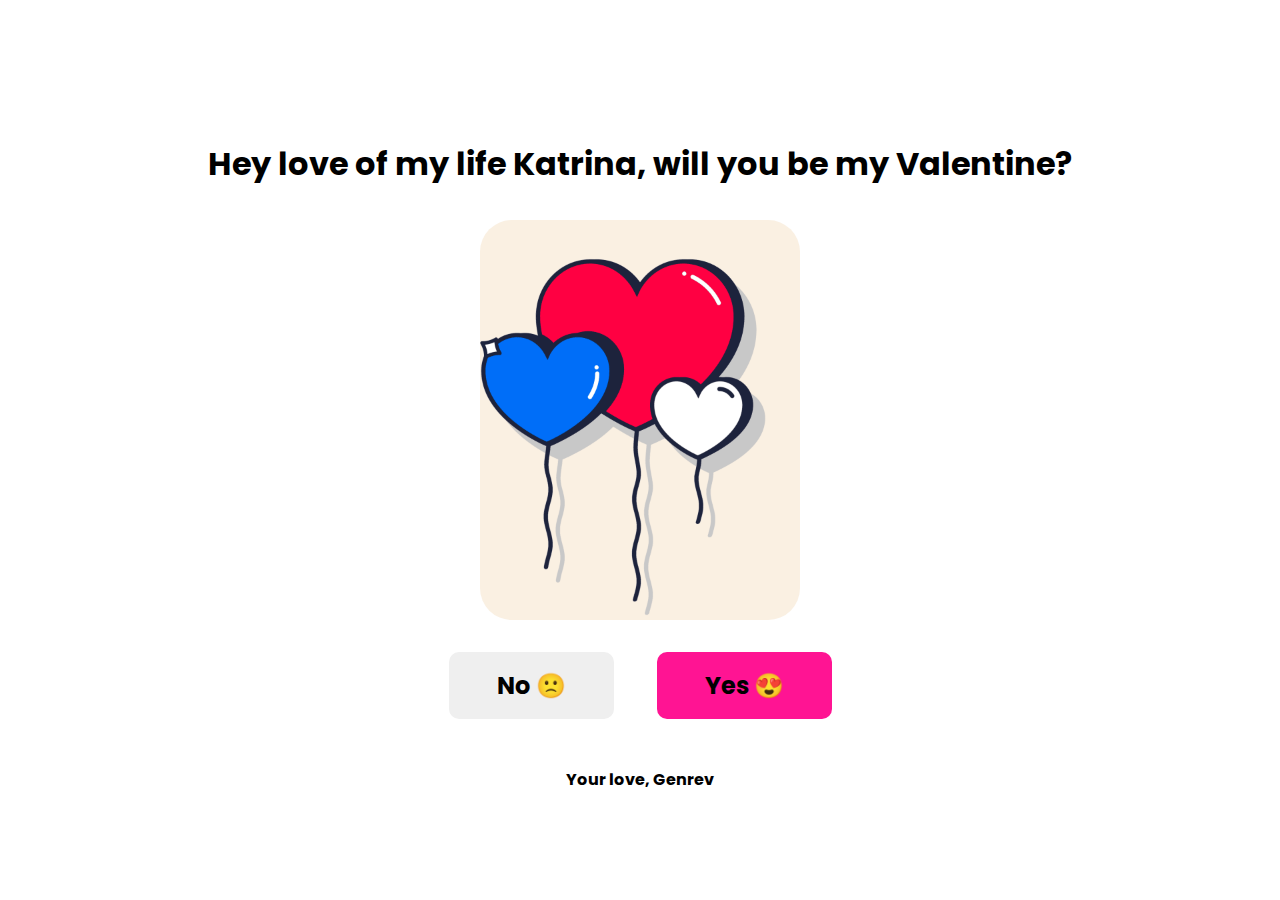
<file: index.html>
<!doctype html>
<html lang="en">
<head>
    <meta charset="UTF-8">
    <meta name="viewport"
          content="width=device-width, user-scalable=no, initial-scale=1.0, maximum-scale=1.0, minimum-scale=1.0">
    <meta http-equiv="X-UA-Compatible" content="ie=edge">
    <link rel="preconnect" href="https://fonts.googleapis.com">
<link rel="preconnect" href="https://fonts.gstatic.com" crossorigin>
<link href="https://fonts.googleapis.com/css2?family=Poppins:ital,wght@0,100;0,200;0,300;0,400;0,500;0,600;0,700;0,800;0,900;1,100;1,200;1,300;1,400;1,500;1,600;1,700;1,800;1,900&display=swap" rel="stylesheet">
    <link rel="stylesheet" href="./style.css">
    <script src="script.js" defer></script>
    <title>Valentine invitation</title>
</head>
<body>
    <div id="invitation">
        <h1>Hey love of my life Katrina, will you be my Valentine?</h1>
        <article>
            <div class="image"></div>
            <div class="btns">
                <button id="nooo">No &#128577;</button>
                <button id="yessir">Yes &#128525</button>
            </div>
        </article>
        <p>Your love, <span>Genrev</span></p>
    </div>
    <div id="confirmation" style="display: none">
        <h1>Thank you for your confirmation, we'll be having lunch and dinner, hopefully you're free &#128522;</h1>
        <article>
            <div class="image2"></div>
        </article>
    </div>
</body>
</html>
</file>
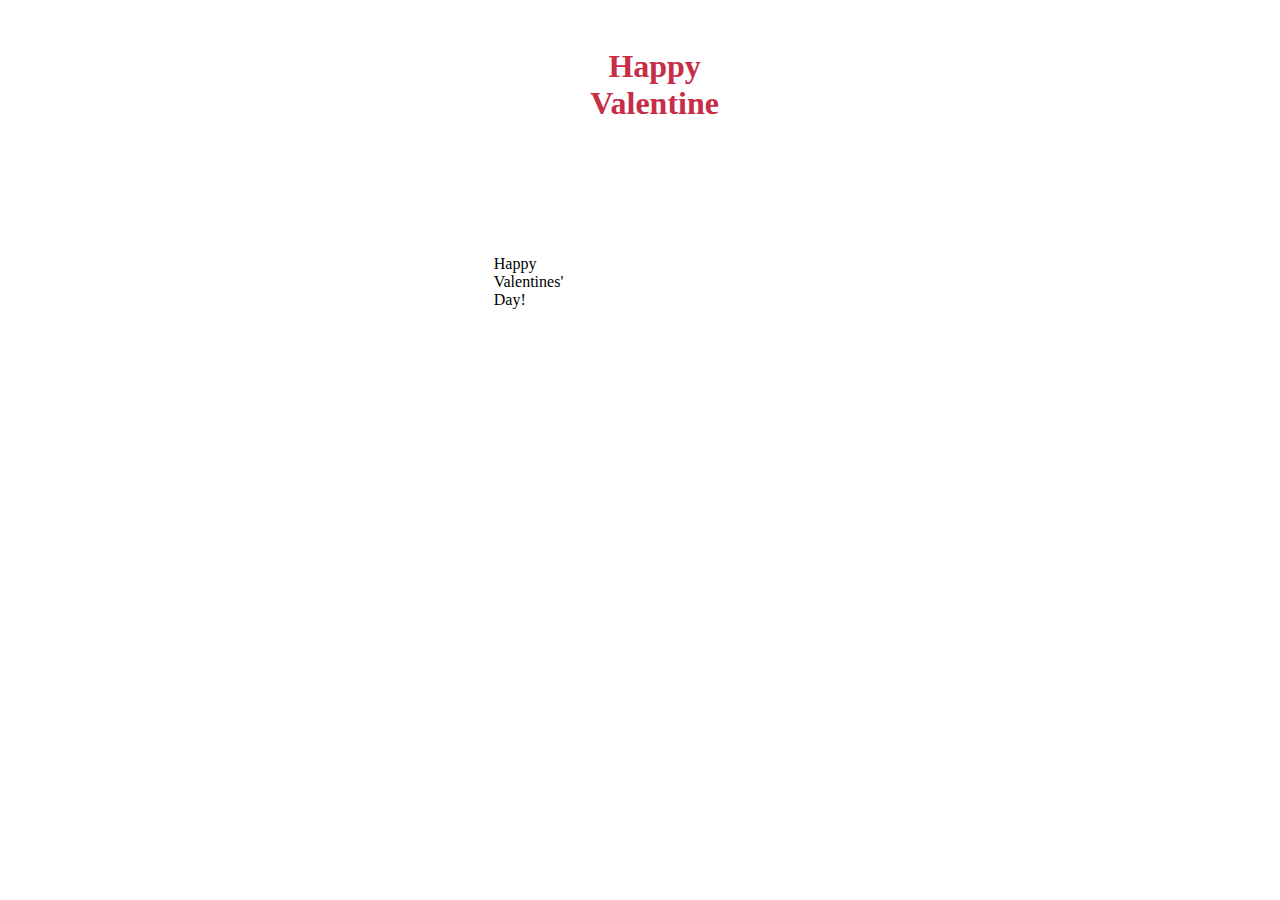
<file: Valentine-Card.html>
<!DOCTYPE html>
<html lang="en">

<head>
    <meta charset="UTF-8">
    <meta name="viewport" content="width=device-width, initial-scale=1.0">
    <script src="https://cdnjs.cloudflare.com/ajax/libs/jquery/3.5.1/jquery.min.js"></script>
    <title>Valentine Card</title>
    <link rel="stylesheet" href="style.css">
</head>

<body>
    
    <div class="body">
    <div class="container">
        <h1 style="color: rgb(199, 45, 71); margin-left: 10%; margin-bottom: 40%;">Happy Valentine</h1>
        <div class="valentines">
            
            <div class="CardEnvelope"></div>
            <div class="EnvelopFront"></div>
            <div class="card">
                <div class="CardText">Happy </br> Valentines' </br> Day!</div>
                <div class="heart"></div>
            </div>
            <div class="OuterHearts">
                <div class="heart1"></div>
                <div class="heart2"></div>
                <div class="heart3"></div>
                <div class="heart4"></div>
                <div class="heart5"></div>
            </div>
        </div>
        <div class="shadow"></div>
    </div>
</div>
    <script src="script.js"></script>
    
</body>

</html>
</file>
<file: style.css>
* {
    margin: 0;
    padding: 0;
    box-sizing: border-box;
    font-family: "Poppins", serif;
}

#invitation, #confirmation {
    height: 100vh;
    width: 100vw;
    display: flex;
    align-items: center;
    justify-content: center;
    flex-direction: column;
}

article {
    width: 100vw;
    display: flex;
    flex-direction: column;
    align-items: center;
    gap: 2rem
}

h1 {
    width: fit-content;
    display: flex;
    text-align: center;
    margin-top: 2rem;
    margin-bottom: 1rem;
    color: black;
    background-color: #FFFFFF;
    padding: 1rem 2rem;
    border-radius: 1rem;
}

.image {
    width: 20rem;
    height: 25rem;
    border-radius: 2rem;
    background-image: url("./img/cutegif.gif");
    background-position: center;
    background-size: cover;
}

.image2 {
    width: 20rem;
    height: 25rem;
    border-radius: 2rem;
    background-image: url("./img/cutegif2.gif");
    background-position: center;
    background-size: cover;
}

.btns {
    position: relative;
    display: flex;
    justify-content: space-between;
}

button {
    padding: 1rem 3rem;
    border: none;
    border-radius: 10px;
}

#yessir {
    cursor: pointer;
    margin-left: 13rem;
    background-color: #FFF;
    transition: 0.3s all ease-in-out;
    font-weight: bold;
    font-size: 24px;
    z-index: 5;
    background-color: deeppink;
}

body {
    display: flex;
    flex-direction: column;
    justify-content: center;
    align-items: center;
}

#nooo {
    cursor: pointer;
    position: absolute;
    left: 0;
    transition: 0.2s all ease-in-out;
    font-weight: bold;
    font-size: 24px;
}

#yessir:hover {
    background-color: hotpink;
}

p {
    font-size: 1rem;
    font-weight: bold;
    margin-top: 2rem;
    background-color: #FFFFFF;
    padding: 1rem 2rem;
    border-radius: 1rem;
}
</file>
